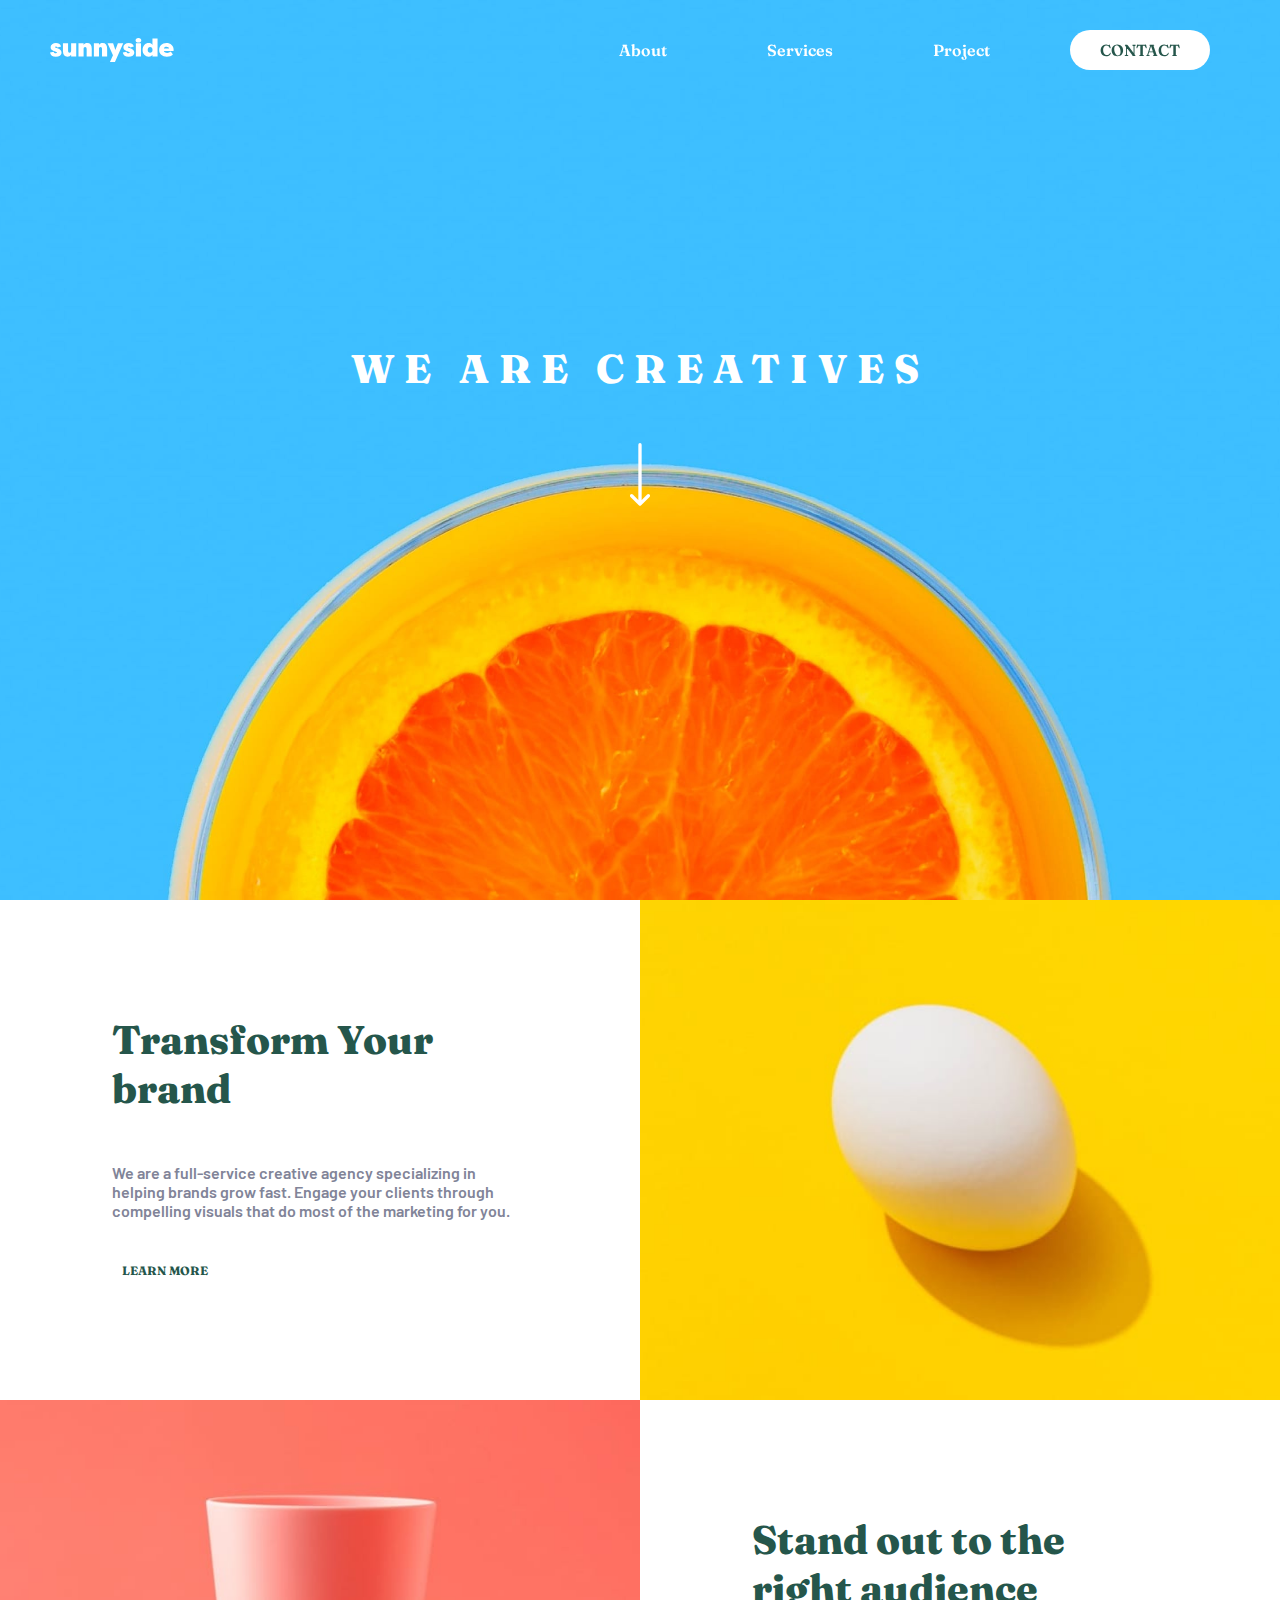
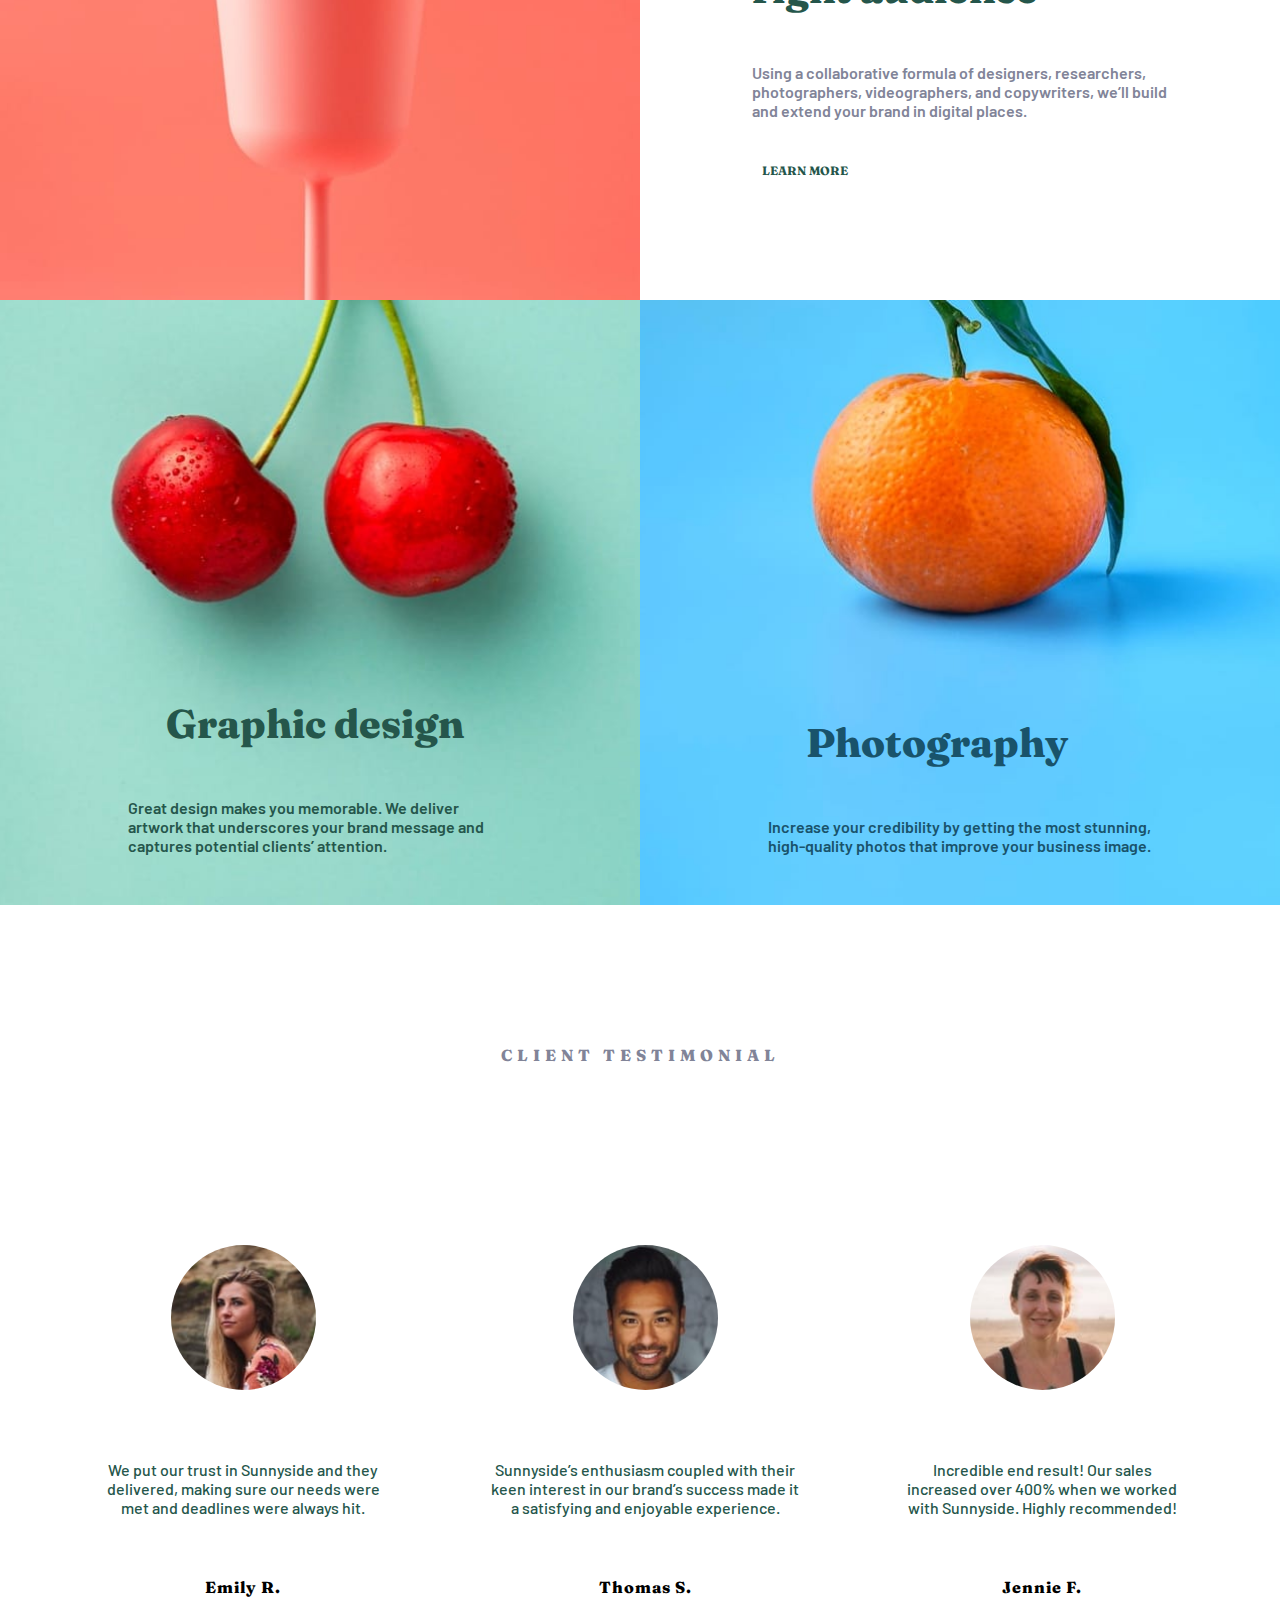
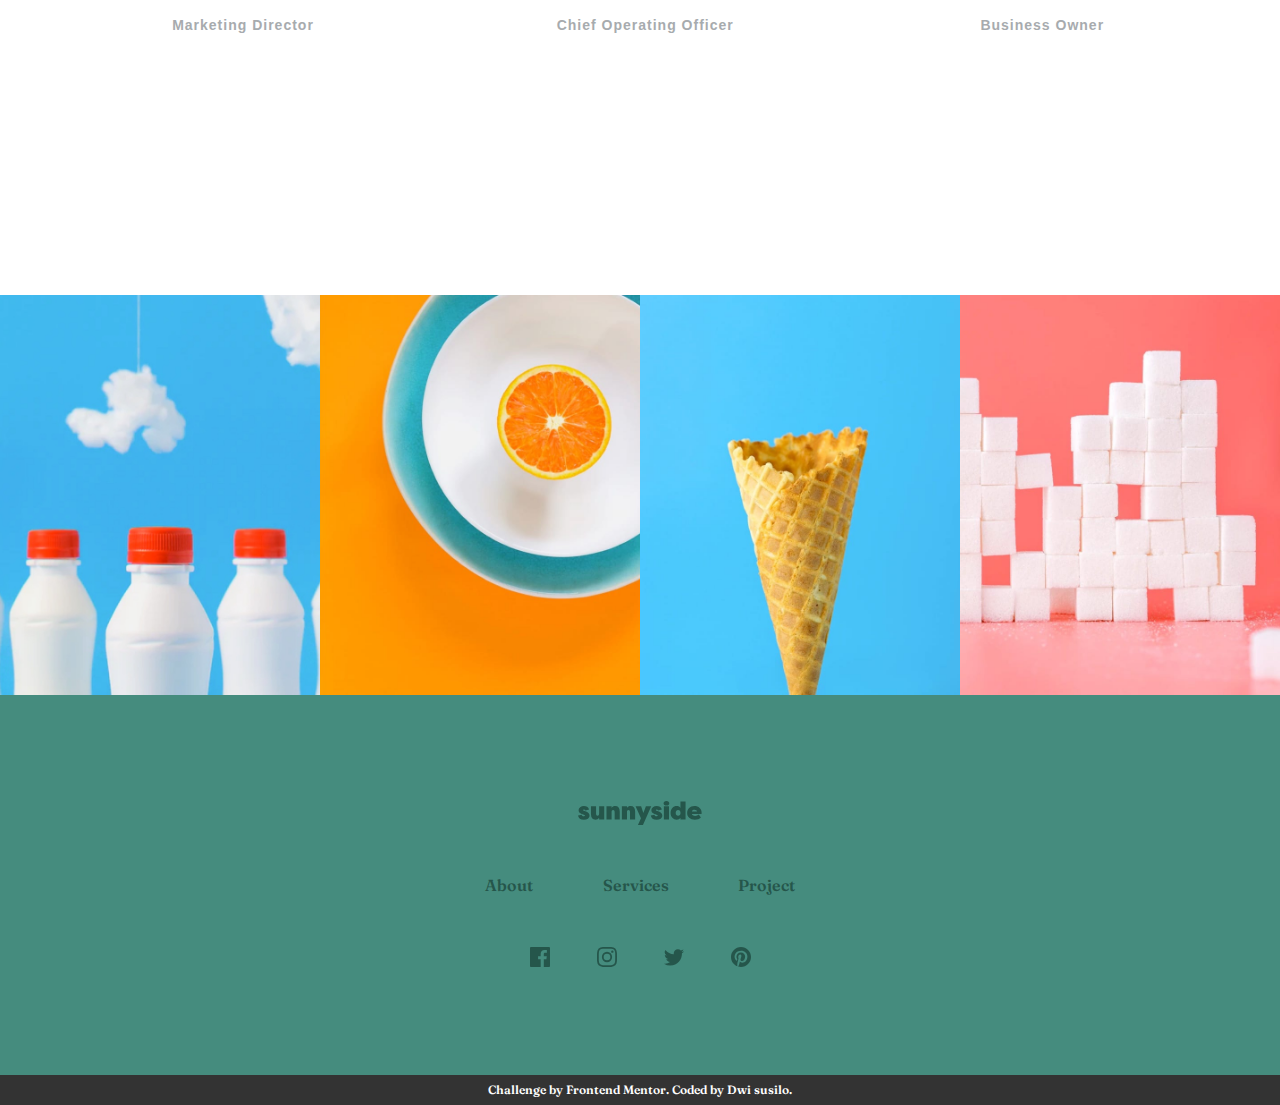
<file: index.html>
<!DOCTYPE html>
<html lang="en">
<head>
    <meta charset="UTF-8">
    <meta http-equiv="X-UA-Compatible" content="IE=edge">
    <meta name="viewport" content="width=device-width, initial-scale=1.0">
    <link rel="icon" type="image/png" sizes="32x32" href="./images/favicon-32x32.png">
  
    <title>Frontend Mentor | Sunnyside agency landing page</title>
    <link rel="stylesheet" href="assets/css/style.css">
</head>
<body>
    <!-- Header -->
    <header class="header">
        <div class="header__container">
            <div class="nav__logo">
                <img src="assets/images/logo.svg" alt="" class="logo">
            </div>

            <div class="nav__menu" id="nav-menu">
                <span></span>
                <ul class="nav__list">
                    <li class="nav__item">
                        <a href="#about" class="nav__link">About</a>
                    </li>
                    <li class="nav__item">
                        <a href="#services" class="nav__link">Services</a>
                    </li>
                    <li class="nav__item">
                        <a href="#project" class="nav__link">Project</a>
                    </li>
                    <li class="nav__item">
                        <a href="#contact" class="nav__link">contact</a>
                    </li>
                </ul>

            </div>

            <div class="nav__toggle" id="toggle-menu">
                <img src="assets/images/icon-hamburger.svg" alt="" class="toggle__icon">
            </div>
        </div>
    </header>
    <!-- Main -->
    <main>
        <!-- About -->
        <section class="about section" id="about">
            <div class="about__container">
                <div class="about__title">
                    <h1 class="about__title-text">We are creatives</h1>
                    <img src="assets/images/icon-arrow-down.svg" alt="" class="arrow">
                </div>
            </div>
        </section>

        <!-- Services -->
        <section class="services section" id="services">
            <div class="services__container">
                <div class="services__article">
                    <div class="img__content"></div>
                    <div class="servicesBx">
                        <h1 class="services__title">Transform Your brand</h1>
                        <p class="services__description">We are a full-service creative agency specializing in helping brands grow fast. 
                            Engage your clients through compelling visuals that do most of the marketing for you.</p>
                        <a href="" class="nav__button">Learn more</a>
                    </div>
                </div>
                
                <div class="services__article">
                    <div class="img__content2nd"></div>
                    <div class="servicesBx">
                        <h1 class="services__title">Stand out to the right audience</h1>
                        <p class="services__description">Using a collaborative formula of designers, researchers, photographers, videographers, and copywriters, we’ll build and extend your brand in digital places.</p>

                        <a href="" class="nav__button">Learn more</a>
                    </div>
                </div>
                
                <div class="services__article">
                    <div class="img__content3rd"></div>
                    <div class="servicesBx">
                        <h1 class="services__title">Graphic design</h1>
                        <p class="services__description">Great design makes you memorable. We deliver artwork that underscores your brand message and captures potential clients’ attention.</p>
                    </div>
                </div>

                <div class="services__article">
                    <div class="img__content4rd"></div>
                    <div class="servicesBx">
                        <h1 class="services__title">Photography</h1>
                        <p class="services__description">Increase your credibility by getting the most stunning, high-quality photos that improve your business image.</p>
                    </div>
                </div>
            </div>
        </section>

        <!-- Testimonial -->
        <section class="testimonial section" id="testimonial">
            <div class="testimonial__container">
                <h1 class="testimonial__title">Client testimonial</h1>
                
                <div class="testimonial__card">
                    <!-- Clinet 1 -->
                    <div class="testimonial__content">
                        <img src="assets/images/image-emily.jpg" alt="" class="client-foto">
                        <div class="testimonial__client">
                            <p class="client-comment">We put our trust in Sunnyside and they delivered, making sure our needs were met and deadlines were always hit.</p>
                            <p class="client-name">Emily R.</p>
                            <p class="client-job">Marketing Director</p>
                        </div>
                    </div>
                    <!-- Clinet 2 -->
                    <div class="testimonial__content">
                        <img src="assets/images/image-thomas.jpg" alt="" class="client-foto">
                        <div class="testimonial__client">                       
                            <p class="client-comment">Sunnyside’s enthusiasm coupled with their keen interest in our brand’s success made it a satisfying and enjoyable experience.</p>
                            <p class="client-name">Thomas S.</p>
                            <p class="client-job">Chief Operating Officer</p>
                        </div>
                    </div>
                    <!-- Clinet 3 -->
                    <div class="testimonial__content">
                        <img src="assets/images/image-jennie.jpg" alt="" class="client-foto">
                        <div class="testimonial__client">
                            <p class="client-comment">Incredible end result! Our sales increased over 400% when we worked with Sunnyside. Highly recommended!</p>
                            <p class="client-name">Jennie F.</p>
                            <p class="client-job">Business Owner</p>
                        </div>
                    </div>
                </div>
            </div>
        </section>

        <!-- Prject -->
        <section class="project section" id="project">
            <div class="project__container">
                <div class="project__img"></div>
                <div class="project__img"></div>
                <div class="project__img"></div>
                <div class="project__img"></div>
            </div>
        </section>

    </main>
    
    <!-- footer-->
    <footer class="footer">
        <div class="footer__container">
            <div class="footer__logo"></div>

            <div class="footer__menuBx">
                <a href="#about" class="footer__menu">About</a>
                <a href="#services" class="footer__menu">Services</a>
                <a href="#project" class="footer__menu">Project</a>
            </div>

            <div class="footer__social">
                <div class="footer__social-icon"></div>
                <div class="footer__social-icon"></div>
                <div class="footer__social-icon"></div>
                <div class="footer__social-icon"></div>
            </div>
        </div>
    </footer>

    <!-- Script Js -->
    <script type="text/javascript">
        // show menu
        const menuToggle = document.getElementById('toggle-menu'),
             showMenu = document.getElementById('nav-menu');

             menuToggle.onclick = function() {
                 showMenu.classList.toggle('show-menu');
             }
        // Remove menu 
        const navlink = document.querySelectorAll('.nav__link')

        function linkAction(){
                const navMenu = document.getElementById('nav-menu')
                navMenu.classList.remove('show-menu')
            }

            navlink.forEach(n => n.addEventListener('click', linkAction))
        

        // Scroll
        window.addEventListener('scroll', function() {
            let header = document.querySelector('header');
            header.classList.toggle('scroll', window.scrollY > 0);
        });
    
    
    </script>

    <!-- Attribution -->
    <div class="attribution">
        Challenge by <a href="https://www.frontendmentor.io?ref=challenge" target="_blank">Frontend Mentor</a>. 
        Coded by <a href="#">Dwi susilo</a>.
    </div
</body>
</html>
</file>
<file: assets/css/style.css>
@import url("https://fonts.googleapis.com/css2?family=Barlow:wght@400;500;600;700;800&display=swap");
@import url("https://fonts.googleapis.com/css2?family=Fraunces:wght@400;500;600;700;800&display=swap");

:root
{
    /* Color */
    --soft-red: hsl(7, 99%, 70%);
    --soft-red: hsl(7, 99%, 70%);
    --yellow: hsl(51, 100%, 49%);
    --dark-desaturated-cyan: hsl(167, 40%, 24%);   /*(graphic-design-text) */
    --dark-blue: hsl(198, 62%, 26%);    /* (photography-text) */
    --dark-moderate-cyan: hsl(168, 34%, 41%);  /* (footer) *?
    
    /* ### Neutral */
    
    --very-dark-desaturated-blue: hsl(212, 27%, 19%);
    --very-dark-grayish-blue: hsl(213, 9%, 39%);
    --dark-grayish-blue: hsl(232, 10%, 55%);
    --grayish-blue: hsl(210, 4%, 67%);
    --white: hsl(0, 0%, 100%);

    /* Font */

    --font-satu: 'Barlow', sans-serif;
    --font-dua: 'Fraunces';
    --normal-text: 16px;
    --small-text: 14px;
    --smaller-text: 12px;

}
*
{
    margin: 0;
    padding: 0;
    font-family: var(--font-dua);
    font-size: var(--normal-text);
    font-weight: 600;
}

li
{
    padding: 0;
    list-style: none;
}
a
{
    text-decoration: none;
}

img
{
    max-width: 100%;
    height: auto;
}

@media screen and (min-width: 968px)
{
    
}
/* header */
.header
{
    position: fixed;
    width: 100%;
    left: 0;
    right: 0;
    z-index: 10;
    transition: .5s;
}
.scroll
{
    background: linear-gradient(180deg, var(--dark-blue) .7%, transparent);
    box-shadow: 0 5px 20px rgba(0, 0, 0, 0.404);
    border-bottom: .3px solid rgba(255, 255, 255, 0.925);
}
.header__container
{
    display: flex;
    justify-content: space-between;
    align-items: center;
    margin: 20px 20px;
}
@media screen and (max-width: 567px)
{
    .nav__menu
    {
        position: fixed;
        width: 85%;
        left: 5px;
        right: 5px;
        top: 95px;
        opacity: 0;
        transform: scaleZ(.01);
        padding-top: 10px;
        text-align: center;
        background: var(--white);
        margin: 0 auto;
        transition: .5s;
    }
    .nav__menu span
    {
        position: absolute;
        right: 0;
        top: -25px;
        height: 0;
        width: 0;
        border: 25px solid transparent;
        border-right-width: 0;
        border-top-width: 0;
        border-bottom-color: var(--white);
    }

    /* Services */
.services
{ 
    box-sizing: border-box;
    width: 100%;
    height: auto;
    
}
.services__container
{
    height: auto;
    display: flex;
    flex-direction: column;
}
.services__article
{
    display: flex;
    flex-direction: column;
}
.img__content
{
    width: 100%;
    height: 400px;
    background: url(../images/mobile/image-transform.jpg);
    background-size: cover;
    background-position: center;
}
.img__content2nd
{
    width: 100%;
    height: 400px;
    background: url(../images/mobile/image-stand-out.jpg);
    background-size: cover;
    background-position: center;
}

.servicesBx
{
    width: 75%;
    height: 400px;
    display: flex;
    flex-direction: column;
    justify-content: space-evenly;
    align-items: center;
    margin: 0 auto;
    font-family: var(--font-satu);
    box-sizing: border-box;
    color: var(--dark-desaturated-cyan);
}
.services__title
{
    font-size: 30px;
    font-weight: 800;
    text-align: center;
    margin-top: 20px;
}
.services__description
{
    font-size: 15px;
    font-weight: 500;
    font-family: var(--font-satu);
    text-align: center;
}
.nav__button
{
    font-weight: 800;
    color: var(--dark-desaturated-cyan);
    text-transform: uppercase;
    transition: .3s;
}
.nav__button:hover
{
    color: rgb(55, 10, 255);
}
.services__article:nth-child(3),
.services__article:nth-child(4)
{
    display: flex;
}
.services__article:nth-child(3) .img__content3rd
{
    width: 100%;
    height: 500px;
    background: url(../images/mobile/image-graphic-design.jpg);
    background-size: cover;
    background-position: center;
}
.services__article:nth-child(4) .img__content4rd
{
    width: 100%;
    height: 500px;
    background: url(../images/mobile/image-photography.jpg);
    background-size: cover;
    background-position: center;
}
.services__article:nth-child(3) .servicesBx,
.services__article:nth-child(4) .servicesBx
{
    position: absolute;
    width: 75%;
    left: 0;
    right: 0;
    padding-top: 380px;
    font-family: 'Barlow';
    box-sizing: border-box;

}
.services__article:nth-child(3) .servicesBx
{
    color: var(--dark-desaturated-cyan);
}
.services__article:nth-child(4) .servicesBx
{
    color: var(--dark-blue);
}

}    
.nav__item
{
    padding: 20px;
    display: flex;
    justify-content: center;
    align-items: center;
}
.nav__link
{
    padding: 10px 20px;
    color: var(--dark-grayish-blue);
    transition: .3s;
}
.nav__item:nth-child(4) .nav__link
{
    background: var(--yellow);
    border-radius: 50px;
    color: var(--very-dark-desaturated-blue);
    text-transform: uppercase;
    font-weight: 600;
}
.nav__link:hover
{
    color: var(--grayish-blue);
}

.nav__toggle
{
    cursor: pointer;
    z-index: 10;
}

.show-menu
{
    
    transform: scaleZ(1);
    opacity: 1;
}

/* About */
.about
{
    width: 100%;
}
.about__container
{
    width: 100%;
    height: 600px;
    background: url(../images/mobile/image-header.jpg);
    background-size: cover;
    background-position: center;
    display: flex;
    justify-content: center;
    align-items: center;
}
.about__title
{
    display: grid;
    grid-template-rows: repeat(2, auto);
    row-gap: 75px;
}
.about__title-text
{
    text-align: center;
    color: var(--white);
    font-size: 35px;
    font-weight: 800;
    letter-spacing: 10px;
    text-transform: uppercase;
}
.arrow
{
    width: 40px;
    margin: 0 auto;
}    


/* Testimonial */
.testimonial
{
    width: 100%;
    height: auto;
    box-sizing: border-box;
    height: auto;
    padding: 20px;   
}
.testimonial__container
{
    display: flex;
    flex-direction: column;
    justify-content: space-evenly;
    align-items: center;
}
.testimonial__title
{
    margin-bottom: 50px;
    text-transform: uppercase;
    font-family: var(--font-dua);
    color: var(--grayish-blue);
}
.testimonial__content
{
    display: flex;
    flex-direction: column;
    justify-content: center;
    align-items: center;
    margin-bottom: 50px;
}
.client-foto
{
    width: 145px;
    height: 145px;
    border-radius: 50%;
    margin-bottom: 50px;
}
.testimonial__client
{
    display: grid;
    grid-template-rows: repeat(3, auto);
    row-gap: 10px;
    text-align: center;
}
.client-comment,
.client-job
{
    font-family: var(--font-satu);
    color: var(--dark-desaturated-cyan);
    letter-spacing: 1px;
    font-weight: 500;
    margin-bottom: 20px;
}
.client-name
{
    font-weight: 800;
    letter-spacing: 1px;
}

/* Project */
.project
{
    width: 100%;
    height: auto;
}
.project__container
{
    display: grid;
    grid-template-columns: repeat(2, auto);
}
.project__img
{
    display: block;
    width: 100%;
    height: 200px;
}
.project__img:nth-child(1)
{
    background: url(../images/mobile/image-gallery-milkbottles.jpg);
    background-size: cover;
    background-position: center;  
}
.project__img:nth-child(2)
{
    background: url(../images/mobile/image-gallery-orange.jpg);
    background-size: cover;
    background-position: center;  
}
.project__img:nth-child(3)
{
    background: url(../images/mobile/image-gallery-cone.jpg);
    background-size: cover;
    background-position: center;  
}
.project__img:nth-child(4)
{
    background: url(../images/mobile/image-gallery-sugar-cubes.jpg);
    background-size: cover;
    background-position: center;  
}

/* footer */
.footer
{
    max-width: 100%;
    padding: 50px 20px;
    background: var(--dark-moderate-cyan);
}
.footer__container
{
   display: flex; 
   flex-direction: column;
   justify-content: space-between;
}
.footer__logo
{
    margin: 0 auto;
    width: 124px;
    height: 24px;
    background: var(--dark-desaturated-cyan);
    -webkit-mask: url(../images/logo.svg);
}
.footer__menuBx
{
    display: flex;
    justify-content: space-between;
    padding: 40px 10px;
}

.footer__menu
{
    color: var(--dark-desaturated-cyan);
}
.footer__menu:hover
{
    color: var(--white);
}

.footer__social
{
    display: flex;
    flex-direction: row;
    justify-content: space-evenly;
    align-items: center;
}
.footer__social-icon
{
    display: block;
    width: 25px;
    height: 25px;
    background: var(--dark-desaturated-cyan);
    transition: .3s;
}
.footer__social-icon:nth-child(1)
{
    -webkit-mask: url(../images/icon-facebook.svg);
    -webkit-mask-repeat: no-repeat;
    -webkit-mask-position: center;
}
.footer__social-icon:nth-child(2)
{
    -webkit-mask: url(../images/icon-instagram.svg);
    -webkit-mask-repeat: no-repeat;
    -webkit-mask-position: center;
}
.footer__social-icon:nth-child(3)
{
    -webkit-mask: url(../images/icon-twitter.svg);
    -webkit-mask-repeat: no-repeat;
    -webkit-mask-position: center;
}
.footer__social-icon:nth-child(4)
{
    -webkit-mask: url(../images/icon-pinterest.svg);
    -webkit-mask-repeat: no-repeat;
    -webkit-mask-position: center;
}

.footer__social-icon:hover
{
    background: var(--white);
}

.attribution
{
    padding: 0 20px;
    width: 100%;
    height: 30px;
    box-sizing: border-box;
    font-size: var(--smaller-text);
    text-align: center;
    line-height: 30px;
    background: #333;
    color: var(--white);
}
.attribution a
{
    color: var(--white);
    font-size: var(--smaller-text);
}
::-webkit-scrollbar
{
    width: .60rem;
    background-color: rgb(175, 255, 248);
    border-radius: .5rem;
}
::-webkit-scrollbar-thumb
{
    background-color: var(--soft-red);
    border-radius: .5rem;
}
::-webkit-scrollbar-thumb:hover
{
    background-color: var(--yellow);
}

@media screen and (max-width: 350px)
{
    .testimonial
    {
        padding: 10px 20px;
    }
    .testimonial__content
    {
        margin-bottom: 0;
    }
    .testimonial__title
    {
        margin: 40px 0;
    }
    .testimonial__client
    {
        row-gap: 0;
    }
    .client-comment,
    .client-job
    {
        font-size: var(--smaller-text);
        margin-bottom: 5px;
    }


    .client-foto
    {
        width: 85px;
        height: 85px;
        margin-bottom: 10px;

    }
    .attribution
    {
        padding: 0;
    }
}

@media screen and (min-width: 568px)
{
    /* Header */
    .header
    {
        position: fixed;
        width: 100%;
        left: 0;
        right: 0;
        height: auto;
        transition: .5s;
        z-index: 100;
        box-sizing: border-box;
    }
    .nav__toggle
    {
        display: none;
    }
    .header__container
    {
        width: 100%;
        padding: 0 20px;
        box-sizing: border-box;
        display: flex;
        flex-direction: row;
        justify-content: space-between;
        margin: 0 auto;
    }
    .nav__menu
    {
        display: grid;
    }

    .scroll
    {
        background: linear-gradient(180deg, var(--dark-blue) .7%, transparent);
        box-shadow: 0 5px 15px rgba(7, 7, 7, 0.223),
                    inset 0 -5px 35px rgba(255, 255, 255, 0.223);
        border-bottom: 1px solid rgba(255, 255, 255, 0.836);  
    }
    .nav__logo
    {
        display: flex;
        justify-content: center;
        align-items: center;
    }
    
    .nav__list
    {
        display: grid;
        grid-template-columns: repeat(4, auto);
        column-gap: 5px;
    }
    .nav__item
    {
        padding: 0;
    }
    
    .nav__link
    {
        font-size: var(--smaller-text);
        color: var(--white);
        transition: .4s;
    }
    .nav__link:hover
    {
        color: var(--soft-red);
        text-shadow: 0 5px 15px rgba(255, 216, 216, 0.637);
    }

    .nav__item:nth-child(4) .nav__link
    {
        color: var(--dark-desaturated-cyan);
        text-transform: uppercase;
        background: var(--white);
        padding: 5px 10px;
        border-radius: 50px;
        transition: .4s;
    }
    .nav__item:nth-child(4) .nav__link:hover
    {
        color: var(--white);
        background: radial-gradient( rgba(255, 255, 255, 0.425), transparent);
        border: .1px solid rgba(0, 0, 0, 0.116);
        box-shadow: 0 0 10px rgba(250, 250, 250, 0.2);
    }

    .about
    {
        height: auto;
        width: 100%;
        
    }
    .about__container
    {
        height: 350px;
        background-image: url(../images/desktop/image-header.jpg);
        background-size: contain;
        background-position: center;
        background-repeat: no-repeat;
        display: flex;
        justify-content: space-around;
        align-items: center;
    }
    .about__title
    {
        margin: 0 50px;
        display: grid;
        grid-template-rows: repeat(2, auto);
        row-gap: 20px;
    }
    .about__title-text
    {
        font-size: var(--normal-text);
        color: var(--white);
        text-transform: uppercase;
        letter-spacing: 10px;
        font-weight: 800;
    }
    .arrow
    {
        width: 20px;
        margin: 0 auto;
    }
    /* Services */
    .services
    {
        width: 100%;
        height: 615px;
        box-sizing: border-box;
        overflow: hidden;
    }
    .services__container
    {
        position: relative;
        width: 100%;
        display: grid;
        grid-template-rows: .5fr .5fr;
    }
    .services__article
    {
        max-width: 100%;
        display: grid;
        grid-template-columns: .5fr .5fr;
        box-sizing: border-box;
    }
    .services__article:nth-of-type(1) div:nth-of-type(1)
    {
        order: 2;
    }
    .services__article:nth-child(3) .servicesBx,
    .services__article:nth-child(4) .servicesBx
    {
        width: 60%;
        position: relative;
        right: 100%;
        justify-content: flex-end;
        align-items: center;
        box-sizing: border-box;
    }
    .services__article:nth-child(3) .servicesBx,
    .services__article:nth-child(3) .servicesBx p
    {
        color: var(--dark-desaturated-cyan);
    }

    .services__article:nth-child(4) .servicesBx,
    .services__article:nth-child(4) .servicesBx p
    {
        color: var(--dark-blue);
    }
    .services__article:nth-child(4)
    {
        position: relative;
        bottom: 100%;
        left: 50%;
    }

    .servicesBx
    {
        position: static;
        height: 200px;
        display: grid;
        grid-template-rows: repeat(3, auto);
        width: 65%;
        margin: 0 auto;
        box-sizing: border-box;
        color: var(--dark-desaturated-cyan);
    }
    .services__title
    {
        margin: 0;
        width: 80%;
        font-size: var(--normal-text);
        font-weight: 800;
        text-align: start;
    }
    .services__description
    {   
        font-size: var(--small-text);
        padding: 10px 0;
        color: var(--dark-grayish-blue);
        font-family: var(--font-satu);
        text-align: start;
    }
    .nav__button
    {
        font-weight: 700;
        text-transform: uppercase;
        color: var(--dark-desaturated-cyan);
        padding: 0 10px;
        border-radius: 50px;
        width: max-content;
        transition: .3s;
        height: 10px;
        line-height: 1px; 
        font-size: var(--smaller-text);
    }
    .nav__button:hover
    {
        background: var(--yellow);
    }
    .services__article:nth-child(2) .nav__button:hover
    {
        background: var(--soft-red);
    }

    .img__content
    {
        width: 100%;
        height: 200px;
        background: url(../images/desktop/image-transform.jpg);
        background-position: center;
        background-size: contain;
    }
    .img__content2nd
    {
        width: 100%;
        height: 200px;
        background: url(../images/desktop/image-stand-out.jpg);
        background-position: center;
        background-size: contain;
    }
    
    .services__article:nth-child(3) .img__content3rd
    {
        width: 100%;
        height: 400px;
        background: url(../images/desktop/image-graphic-design.jpg);
        background-position: center;
        background-size: cover;
    }
    .services__article:nth-child(4) .img__content4rd
    {
        width: 100%;
        height: 400px;
        background: url(../images/desktop/image-photography.jpg);
        background-position: center;
        background-size: cover;
    }
        
}

@media screen and (min-width: 1024px)
{
    /* Header */
    .header
    {
        position: fixed;
        max-width: 100%;
        left: 0;
        right: 0;
        height: auto;
        transition: .5s;
        z-index: 100;
    }
    .scroll
    {
        background: linear-gradient(180deg, var(--dark-blue) .7%, transparent);
        box-shadow: 0 5px 15px rgba(7, 7, 7, 0.223),
                    inset 0 -5px 35px rgba(255, 255, 255, 0.223);
        border-bottom: 1px solid rgba(255, 255, 255, 0.836);  
    }
    .header__container
    {
        display: flex;
        flex-direction: row;
        justify-content: space-between;
        margin: 0 auto;
        padding: 10px 50px;
    }
    .nav__logo
    {
        display: flex;
        justify-content: center;
        align-items: center;
    }
    
    .nav__list
    {
        display: grid;
        grid-template-columns: repeat(4, auto);
        column-gap: 20px;
    }
    .nav__item
    {
        padding: 20px;
    }
    .nav__link
    {
        font-size: var(--normal-text);
        color: var(--white);
        transition: .4s;
    }
    .nav__link:hover
    {
        color: var(--soft-red);
        text-shadow: 0 5px 15px rgba(255, 216, 216, 0.637);
    }

    .nav__item:nth-child(4) .nav__link
    {
        color: var(--dark-desaturated-cyan);
        text-transform: uppercase;
        background: var(--white);
        padding: 10px 30px;
        border-radius: 50px;
        transition: .4s;
    }
    .nav__item:nth-child(4) .nav__link:hover
    {
        color: var(--white);
        background: radial-gradient( rgba(255, 255, 255, 0.425), transparent);
        border: .1px solid rgba(0, 0, 0, 0.116);
        box-shadow: 0 0 10px rgba(250, 250, 250, 0.2);
    }
    .nav__toggle
    {
        display: none;
    }

    /* About */
    .about
    {
        width: 100%;
        height: 100vh;
        background: url(../images/desktop/image-header.jpg);
        background-size: cover;
        background-position: center;
    }
    .about__container
    {
        display: flex;
        justify-content: center;
        align-items: center;
        height: 100%;
        background: none;
    }
    .about__title
    {
        display: grid;
        grid-template-rows: repeat(2, auto);
        row-gap: 50px;
        margin-bottom: 50px;
    }
    .about__title-text
    {
        color: var(--white);
        text-transform: uppercase;
        letter-spacing: 10px;
        font-size: 40px;
        font-weight: 800;
    }
    .arrow
    {
        margin: 0 auto;
    }
    /* Services */
    .services
    {
        width: 100%;
        height: 1615px;
        box-sizing: border-box;
        overflow: hidden;
    }
    .services__container
    {
        position: relative;
        width: 100%;
        display: grid;
        grid-template-rows: .5fr .5fr;
    }
    .services__article
    {
        max-width: 100%;
        display: grid;
        grid-template-columns: .5fr .5fr;
        box-sizing: border-box;
    }
    .services__article:nth-of-type(1) div:nth-of-type(1)
    {
        order: 2;
    }
    .services__article:nth-child(3) .servicesBx,
    .services__article:nth-child(4) .servicesBx
    {
        width: 60%;
        position: relative;
        right: 100%;
        justify-content: flex-end;
        align-items: center;
        box-sizing: border-box;
    }
    .services__article:nth-child(3) .servicesBx,
    .services__article:nth-child(3) .servicesBx p
    {
        color: var(--dark-desaturated-cyan);
    }

    .services__article:nth-child(4) .servicesBx,
    .services__article:nth-child(4) .servicesBx p
    {
        color: var(--dark-blue);
    }
    .services__article:nth-child(4)
    {
        position: relative;
        bottom: 100%;
        left: 50%;
    }

    .servicesBx
    {
        height: auto;
        display: flex;
        flex-direction: column;
        justify-content: center;
        width: 65%;
        margin: 0 auto;
        box-sizing: border-box;
        color: var(--dark-desaturated-cyan);
    }
    .services__title
    {
        width: 80%;
        font-size: 40px;
        font-weight: 800;
    }
    .services__description
    {   
        padding: 50px 0;
        color: var(--dark-grayish-blue);
        font-family: var(--font-satu);
        text-align-last: unset;
        font-size: var(--normal-text);
    }
    .nav__button
    {
        font-weight: 700;
        text-transform: uppercase;
        color: var(--dark-desaturated-cyan);
        padding: 0 10px;
        border-radius: 50px;
        width: max-content;
        transition: .3s;
        height: 15px;
        line-height: 1px; 
    }
    .nav__button:hover
    {
        background: var(--yellow);
    }
    .services__article:nth-child(2) .nav__button:hover
    {
        background: var(--soft-red);
    }

    .img__content
    {
        width: 100%;
        height: 500px;
        background: url(../images/desktop/image-transform.jpg);
        background-position: center;
        background-size: cover;
    }
    .img__content2nd
    {
        width: 100%;
        height: 500px;
        background: url(../images/desktop/image-stand-out.jpg);
        background-position: center;
        background-size: cover;
    }
    .services__article:nth-child(3) .img__content3rd
    {
        width: 100%;
        height: 605px;
        background: url(../images/desktop/image-graphic-design.jpg);
        background-position: center;
        background-size: cover;
    }
    .services__article:nth-child(4) .img__content4rd
    {
        width: 100%;
        height: 605px;
        background: url(../images/desktop/image-photography.jpg);
        background-position: center;
        background-size: cover;
    }

    /* Testimonial */
    .testimonial
    {
        position: relative;
        width: 100%;
        height: 100vh;
        padding: 50px;
        box-sizing: border-box;
    }
    .testimonial__container
    {
        display: flex;
        flex-direction: column;
        justify-content: center;
        align-items: center;
    }
    .testimonial__title
    {
        text-transform: uppercase;
        color: var(--dark-grayish-blue);
        letter-spacing: 5px;
        font-weight: 800;
        padding: 80px 0;
    }
    
    .testimonial__card
    {
        display: flex;
        flex-direction: row;
        justify-content: space-between;
    }
    .testimonial__content
    {
        padding: 50px;
        display: grid;
        grid-template-rows: repeat(3, auto);
        row-gap: 20px;
        margin: 0;
    }
    .testimonial__client
    {
        display: flex;
        flex-direction: column;
        justify-content: center;
        align-items: center;
    }
    .client-foto
    {
        margin: 0 auto;
        border-radius: 50%;
    }
    .client-comment
    {
        text-align: center;
        color: var(--dark-desaturated-cyan);
        padding: 50px 0;
        font-family: var(--font-satu);
        letter-spacing: normal;
        margin: 0;
    }
    .client-name
    {
        font-weight: 800;
        padding-bottom: 10px;
    }
    .client-job
    {
        font-family: Arial, Helvetica, sans-serif;
        font-weight: 700;
        font-size: var(--small-text);
        color: var(--grayish-blue);
    }
    /* Project */
    .project
    {
        margin-top: 80px;
        width: 100%;
        height: auto;
    }
    .project__container
    {
        display: grid;
        grid-template-columns: repeat(4, auto);
    }
    .project__img
    {
        display: block;
        width: 100%;
        height: 400px;
    }
    .project__img:nth-child(1)
    {
        background: url(../images/desktop/image-gallery-milkbottles.jpg);
        background-size: cover;
        background-position: center;
    }
    .project__img:nth-child(2)
    {
        background: url(../images/desktop/image-gallery-orange.jpg);
        background-size: cover;
        background-position: center;
    }
    .project__img:nth-child(3)
    {
        background: url(../images/desktop/image-gallery-cone.jpg);
        background-size: cover;
        background-position: center;
    }
    .project__img:nth-child(4)
    {
        background: url(../images/desktop/image-gallery-sugarcubes.jpg);
        background-size: cover;
        background-position: center;
    }

    /* Footer */
    .footer
    {
        background: var(--dark-moderate-cyan);
        height: 280px;
        margin: 0 auto;
        display: flex;
        flex-direction: column;
        justify-content: space-around;
        align-items: center;

    }
    .footer__container
    {
       width: 25%;
        display: flex; 
       flex-direction: column;
       justify-content: space-between;
    }
    .footer__logo
    {
        margin: 0 auto;
        width: 124px;
        height: 24px;
        background: var(--dark-desaturated-cyan);
        -webkit-mask: url(../images/logo.svg);
        margin-bottom: 20px;
    }
    .footer__menuBx
    {
        display: flex;
        justify-content: space-between;
        margin-bottom: 20px;
        padding: 30px 0;
    }
    
    .footer__menu
    {
        color: var(--dark-desaturated-cyan);
    }
    .footer__menu:hover
    {
        color: var(--white);
    }

    .footer__social
    {
        display: flex;
        flex-direction: row;
        justify-content: space-evenly;
        align-items: center;
    }
    .footer__social-icon
    {
        display: block;
        width: 25px;
        height: 25px;
        background: var(--dark-desaturated-cyan);
        transition: .4s;
    }
    .footer__social-icon:nth-child(1)
    {
        -webkit-mask: url(../images/icon-facebook.svg);
        -webkit-mask-repeat: no-repeat;
        -webkit-mask-position: center;
    }
    .footer__social-icon:nth-child(2)
    {
        -webkit-mask: url(../images/icon-instagram.svg);
        -webkit-mask-repeat: no-repeat;
        -webkit-mask-position: center;
    }
    .footer__social-icon:nth-child(3)
    {
        -webkit-mask: url(../images/icon-twitter.svg);
        -webkit-mask-repeat: no-repeat;
        -webkit-mask-position: center;
    }
    .footer__social-icon:nth-child(4)
    {
        -webkit-mask: url(../images/icon-pinterest.svg);
        -webkit-mask-repeat: no-repeat;
        -webkit-mask-position: center;
    }

    .footer__social-icon:hover
    {
        background: var(--white);
    }
}
</file>
